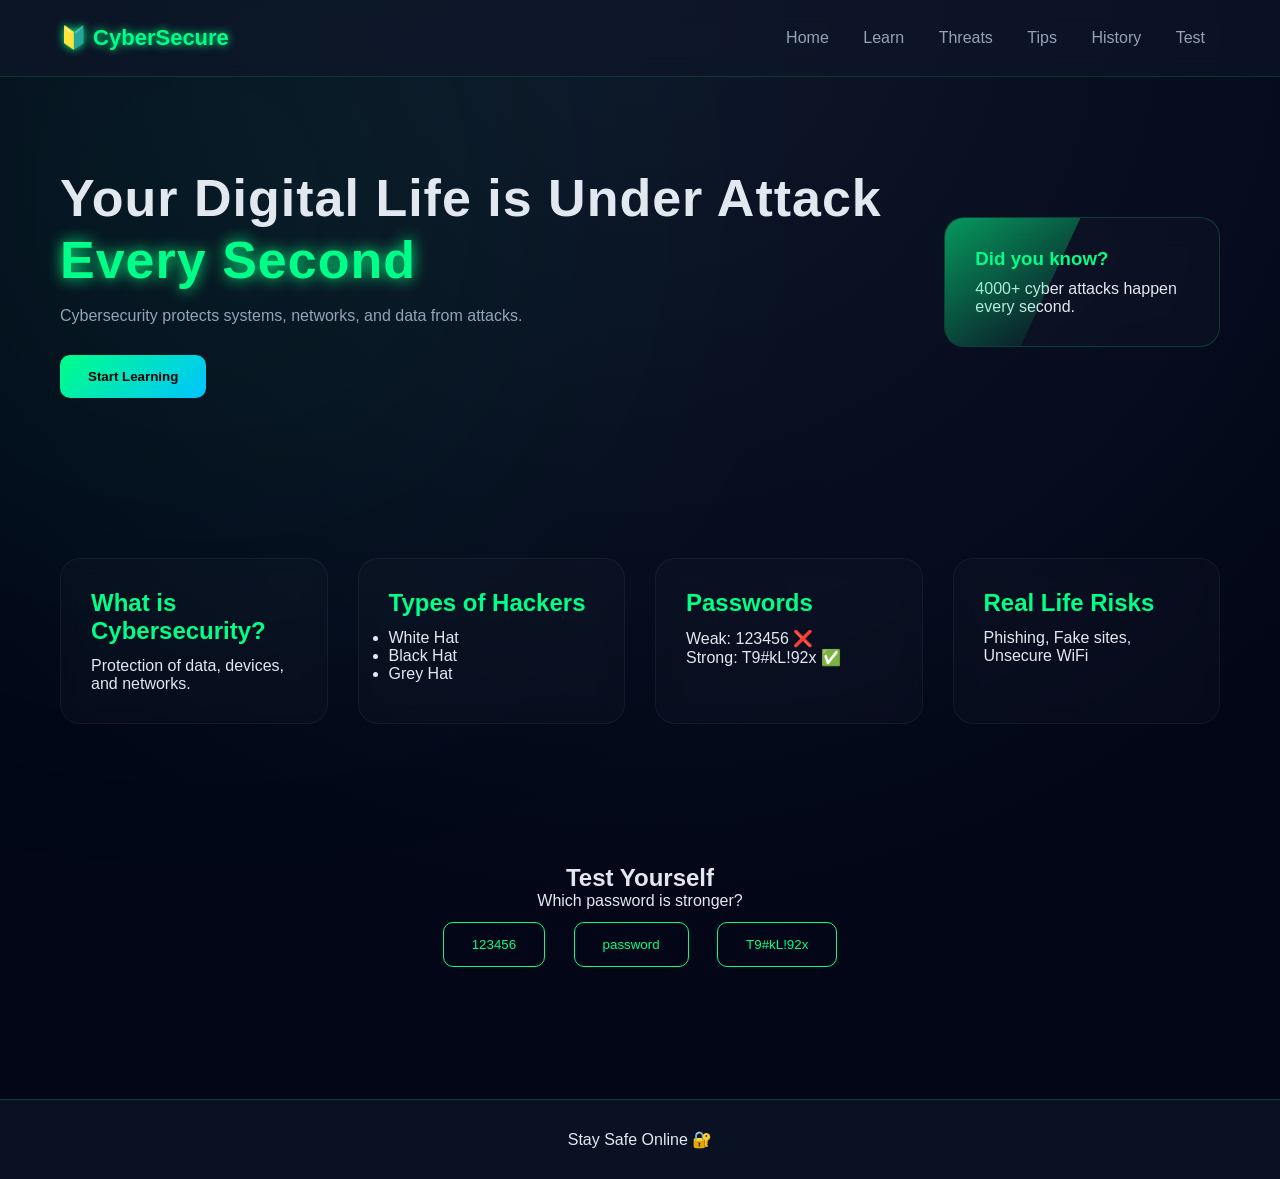
<file: index.html>
<!DOCTYPE html>
<html lang="en">
<head>
  <meta charset="UTF-8">
  <title>devopstask</title>
  <link rel="stylesheet" href="index.css">
</head>
<body>

<header>
  <div class="logo">🔰 CyberSecure</div>
  <nav>
    <a href="./index.html">Home</a>
    <a href="./components/learn/learn.html">Learn</a>
    <a href="./components/threats/threats.html">Threats</a>
    <a href="./components/tips/tips.html">Tips</a>
    <a href="./components/history/history.html">History</a>
    <a href="./components/test/test.html">Test</a>
  </nav>
</header>

<section class="hero">
  <div class="hero-text">
    <h1>Your Digital Life is Under Attack <span>Every Second</span></h1>
    <p>Cybersecurity protects systems, networks, and data from attacks.</p>
    <button>Start Learning</button>
  </div>

  <div class="fun-box">
    <h3>Did you know?</h3>
    <p>4000+ cyber attacks happen every second.</p>
  </div>
</section>

<section class="cards">

  <div class="card">
    <h2>What is Cybersecurity?</h2>
    <p>Protection of data, devices, and networks.</p>
  </div>

  <div class="card">
    <h2>Types of Hackers</h2>
    <ul>
      <li>White Hat</li>
      <li>Black Hat</li>
      <li>Grey Hat</li>
    </ul>
  </div>

  <div class="card">
    <h2>Passwords</h2>
    <p>Weak: 123456 ❌</p>
    <p>Strong: T9#kL!92x ✅</p>
  </div>

  <div class="card">
    <h2>Real Life Risks</h2>
    <p>Phishing, Fake sites, Unsecure WiFi</p>
  </div>

</section>

<section class="quiz">
  <h2>Test Yourself</h2>
  <p>Which password is stronger?</p>

  <div class="options">
    <button onclick="checkAnswer(false)">123456</button>
    <button onclick="checkAnswer(false)">password</button>
    <button onclick="checkAnswer(true)">T9#kL!92x</button>
  </div>

  <p id="result"></p>
</section>

<footer>
  <p>Stay Safe Online 🔐</p>
</footer>

<script src="index.js"></script>
</body>
</html>
</file>
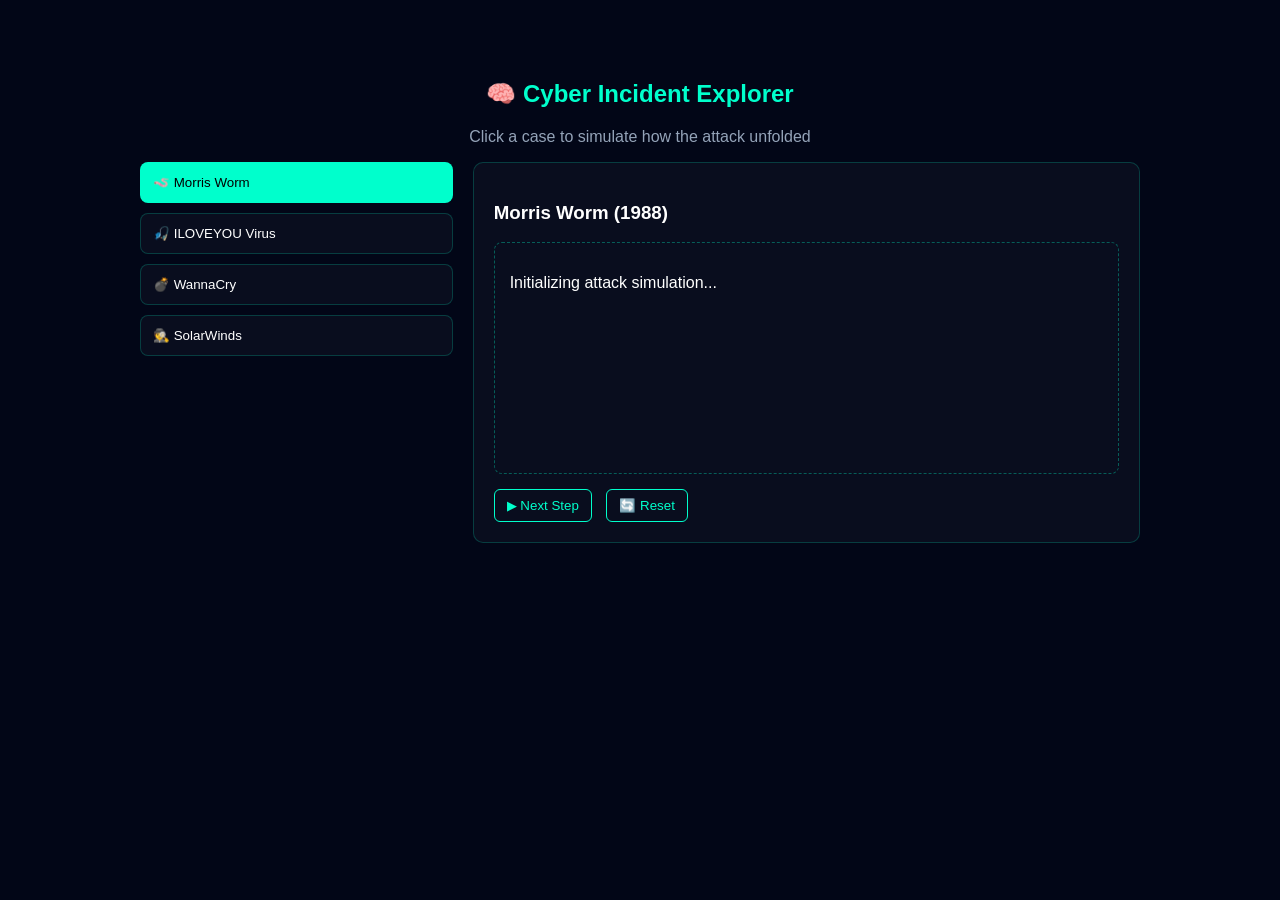
<file: components/history/history.html>
<!DOCTYPE html>
<html lang="en">
<head>
  <meta charset="UTF-8">
  <meta name="viewport" content="width=device-width, initial-scale=1.0">
  <title>Cyber Incident Explorer</title>

  <link rel="stylesheet" href="history.css">
</head>

<body>

<section class="history">

  <h2>🧠 Cyber Incident Explorer</h2>
  <p class="subtitle">Click a case to simulate how the attack unfolded</p>

  <div class="dashboard">

    <!-- LEFT LIST -->
    <div class="list">

      <button class="item active" onclick="openCase(0)">🪱 Morris Worm</button>
      <button class="item" onclick="openCase(1)">🎣 ILOVEYOU Virus</button>
      <button class="item" onclick="openCase(2)">💣 WannaCry</button>
      <button class="item" onclick="openCase(3)">🕵️ SolarWinds</button>

    </div>

    <!-- RIGHT DETAILS -->
    <div class="viewer">

      <h3 id="title">Morris Worm (1988)</h3>

      <div class="stage" id="stage">
        <p>Initializing attack simulation...</p>
      </div>

      <div class="controls">
        <button onclick="nextStep()">▶ Next Step</button>
        <button onclick="resetCase()">🔄 Reset</button>
      </div>

    </div>

  </div>

</section>

<script src="history.js"></script>
</body>
</html>
</file>
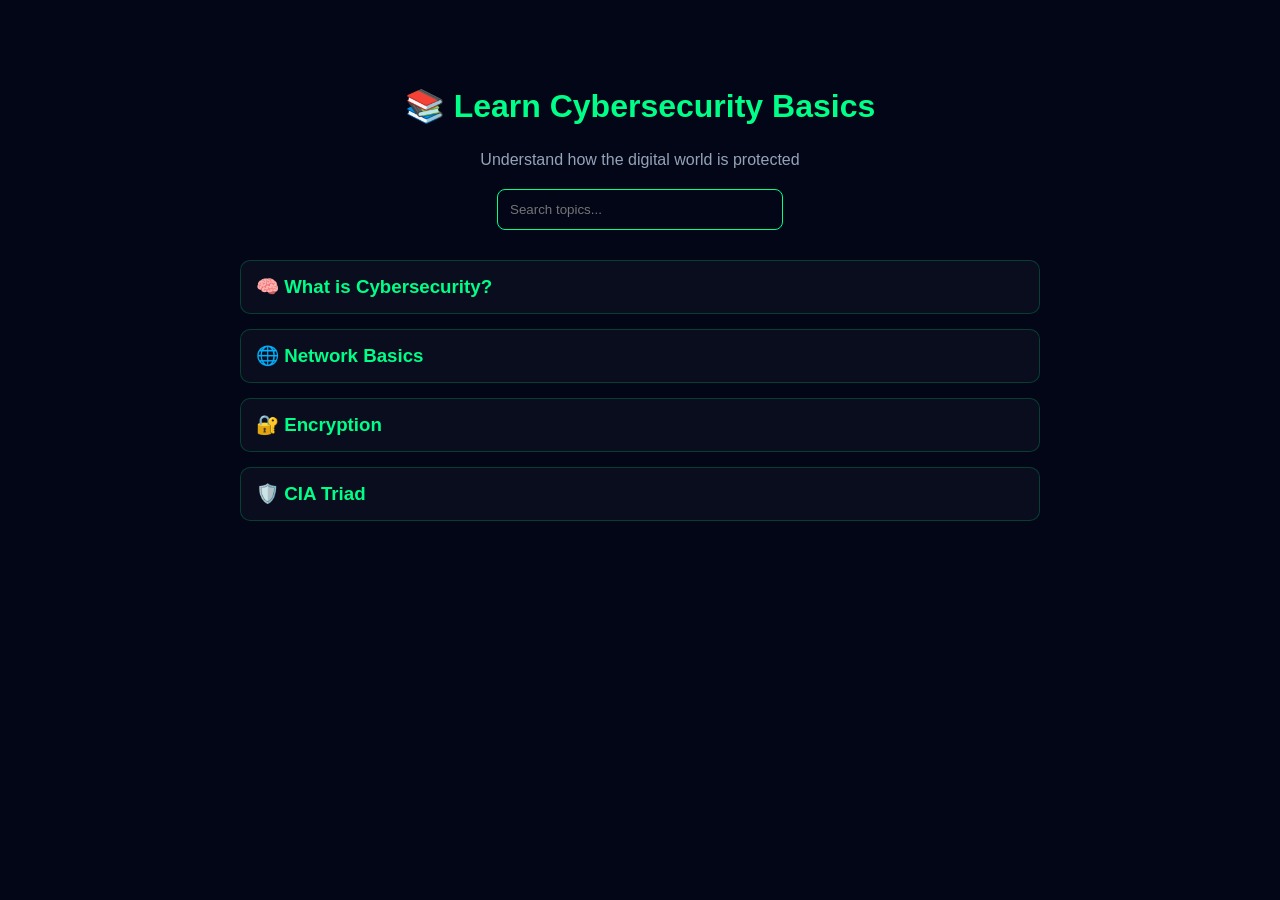
<file: components/learn/learn.html>
<!DOCTYPE html>
<html lang="en">
<head>
  <meta charset="UTF-8">
  <meta name="viewport" content="width=device-width, initial-scale=1.0">
  <title>Learn Cybersecurity</title>

  <link rel="stylesheet" href="learn.css">
</head>

<body>

<section class="learn">

  <h2>📚 Learn Cybersecurity Basics</h2>
  <p class="subtitle">Understand how the digital world is protected</p>

  <input type="text" id="search" placeholder="Search topics...">

  <div class="learn-cards">

    <div class="learn-card">
      <h3 class="title">🧠 What is Cybersecurity?</h3>
      <div class="content">
        <p>Cybersecurity protects systems, networks, and data from attacks.</p>
        <p>Example: Preventing hackers from stealing your password.</p>
      </div>
    </div>

    <div class="learn-card">
      <h3 class="title">🌐 Network Basics</h3>
      <div class="content">
        <p>Internet is a system of connected devices.</p>
        <p>Routers and servers manage communication.</p>
      </div>
    </div>

    <div class="learn-card">
      <h3 class="title">🔐 Encryption</h3>
      <div class="content">
        <p>Encryption hides your data from attackers.</p>
        <p>Example: hello → h3#kL9</p>
      </div>
    </div>

    <div class="learn-card">
      <h3 class="title">🛡️ CIA Triad</h3>
      <div class="content">
        <p><b>Confidentiality:</b> Only authorized users access data.</p>
        <p><b>Integrity:</b> Data remains unchanged.</p>
        <p><b>Availability:</b> Systems stay accessible.</p>
      </div>
    </div>

  </div>

</section>

<script src="learn.js"></script>
</body>
</html>
</file>
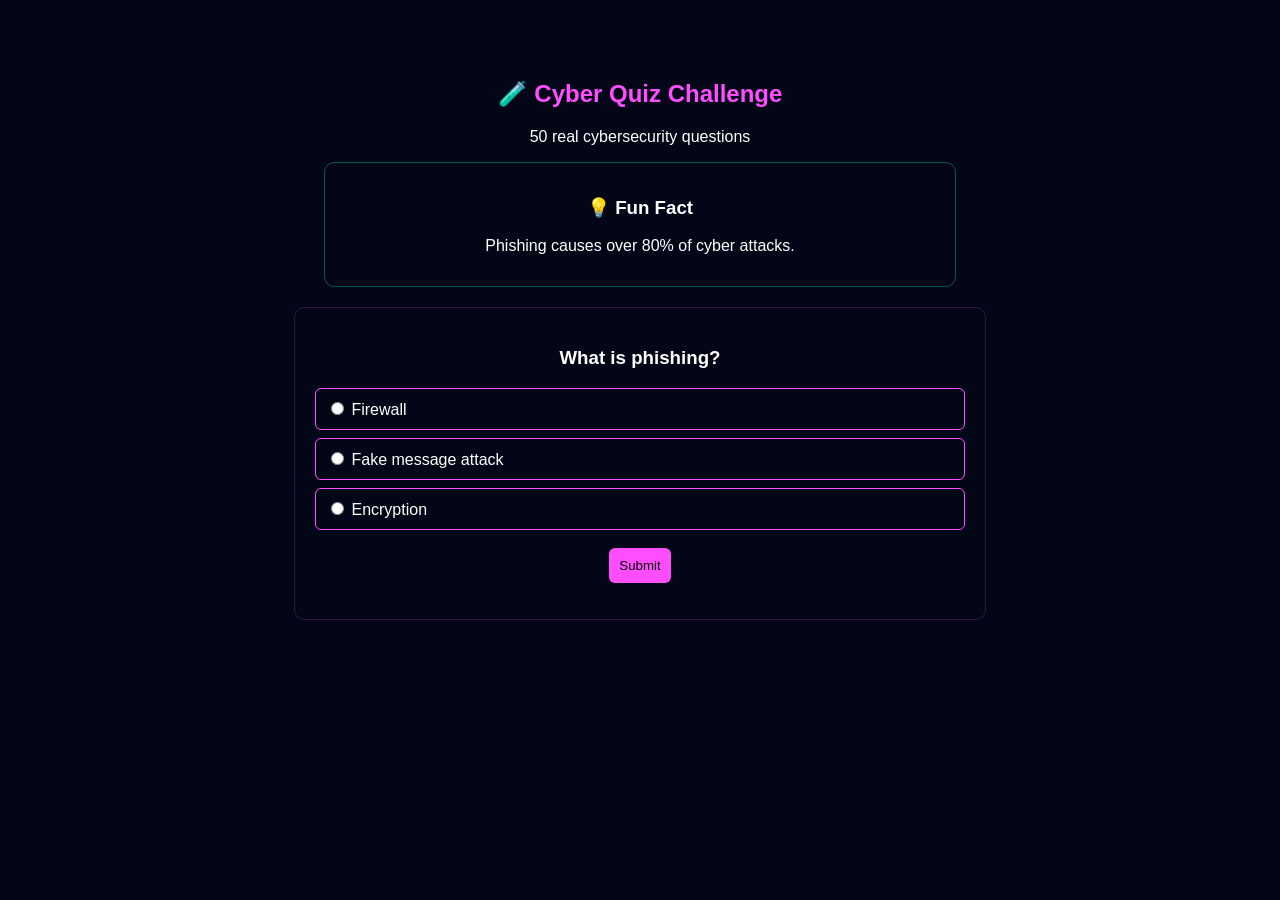
<file: components/test/test.html>
<!DOCTYPE html>
<html lang="en">
<head>
  <meta charset="UTF-8">
  <meta name="viewport" content="width=device-width, initial-scale=1.0">
  <title>Cyber Quiz Challenge</title>
  <link rel="stylesheet" href="test.css">
</head>

<body>

<section class="test">

  <h2>🧪 Cyber Quiz Challenge</h2>
  <p class="subtitle">50 real cybersecurity questions</p>

  <div class="fun-fact">
    <h3>💡 Fun Fact</h3>
    <p id="factText"></p>
  </div>

  <div class="quiz-box">

    <h3 id="question"></h3>

    <div class="options">
      <label><input type="radio" name="opt" value="0"> <span id="o0"></span></label>
      <label><input type="radio" name="opt" value="1"> <span id="o1"></span></label>
      <label><input type="radio" name="opt" value="2"> <span id="o2"></span></label>
    </div>

    <button onclick="submitAnswer()">Submit</button>

    <p id="result"></p>

  </div>

  <div class="score-box" id="scoreBox">
    <h3>📊 Final Result</h3>
    <p id="scoreText"></p>
    <button onclick="restartQuiz()">Restart</button>
  </div>

</section>

<script src="test.js"></script>
</body>
</html>
</file>
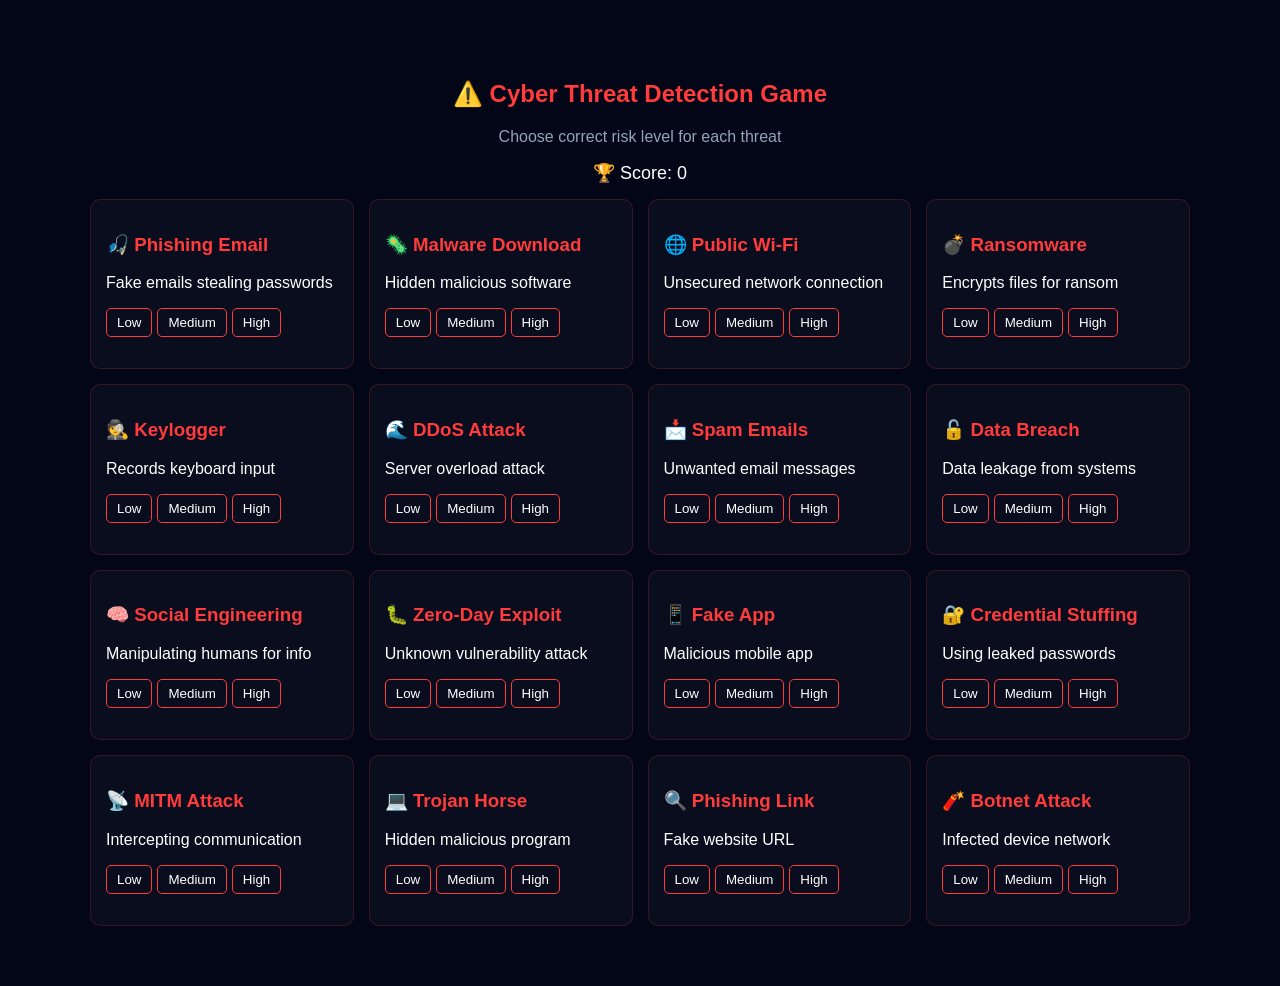
<file: components/threats/threats.html>
<!DOCTYPE html>
<html lang="en">
<head>
  <meta charset="UTF-8">
  <meta name="viewport" content="width=device-width, initial-scale=1.0">
  <title>Cyber Threat Game</title>

  <link rel="stylesheet" href="threats.css">
</head>

<body>

<section class="game">

  <h2>⚠️ Cyber Threat Detection Game</h2>
  <p class="subtitle">Choose correct risk level for each threat</p>

  <div class="score">
    🏆 Score: <span id="score">0</span>
  </div>

  <div class="threats">

    <div class="card" data-answer="high">
      <h3>🎣 Phishing Email</h3>
      <p>Fake emails stealing passwords</p>
      <div class="actions">
        <button onclick="rate(this,'low')">Low</button>
        <button onclick="rate(this,'medium')">Medium</button>
        <button onclick="rate(this,'high')">High</button>
      </div>
      <p class="result"></p>
    </div>

    <div class="card" data-answer="high">
      <h3>🦠 Malware Download</h3>
      <p>Hidden malicious software</p>
      <div class="actions">
        <button onclick="rate(this,'low')">Low</button>
        <button onclick="rate(this,'medium')">Medium</button>
        <button onclick="rate(this,'high')">High</button>
      </div>
      <p class="result"></p>
    </div>

    <div class="card" data-answer="medium">
      <h3>🌐 Public Wi-Fi</h3>
      <p>Unsecured network connection</p>
      <div class="actions">
        <button onclick="rate(this,'low')">Low</button>
        <button onclick="rate(this,'medium')">Medium</button>
        <button onclick="rate(this,'high')">High</button>
      </div>
      <p class="result"></p>
    </div>

    <div class="card" data-answer="high">
      <h3>💣 Ransomware</h3>
      <p>Encrypts files for ransom</p>
      <div class="actions">
        <button onclick="rate(this,'low')">Low</button>
        <button onclick="rate(this,'medium')">Medium</button>
        <button onclick="rate(this,'high')">High</button>
      </div>
      <p class="result"></p>
    </div>

    <div class="card" data-answer="medium">
      <h3>🕵️ Keylogger</h3>
      <p>Records keyboard input</p>
      <div class="actions">
        <button onclick="rate(this,'low')">Low</button>
        <button onclick="rate(this,'medium')">Medium</button>
        <button onclick="rate(this,'high')">High</button>
      </div>
      <p class="result"></p>
    </div>

    <div class="card" data-answer="high">
      <h3>🌊 DDoS Attack</h3>
      <p>Server overload attack</p>
      <div class="actions">
        <button onclick="rate(this,'low')">Low</button>
        <button onclick="rate(this,'medium')">Medium</button>
        <button onclick="rate(this,'high')">High</button>
      </div>
      <p class="result"></p>
    </div>

    <div class="card" data-answer="medium">
      <h3>📩 Spam Emails</h3>
      <p>Unwanted email messages</p>
      <div class="actions">
        <button onclick="rate(this,'low')">Low</button>
        <button onclick="rate(this,'medium')">Medium</button>
        <button onclick="rate(this,'high')">High</button>
      </div>
      <p class="result"></p>
    </div>

    <div class="card" data-answer="high">
      <h3>🔓 Data Breach</h3>
      <p>Data leakage from systems</p>
      <div class="actions">
        <button onclick="rate(this,'low')">Low</button>
        <button onclick="rate(this,'medium')">Medium</button>
        <button onclick="rate(this,'high')">High</button>
      </div>
      <p class="result"></p>
    </div>

    <div class="card" data-answer="medium">
      <h3>🧠 Social Engineering</h3>
      <p>Manipulating humans for info</p>
      <div class="actions">
        <button onclick="rate(this,'low')">Low</button>
        <button onclick="rate(this,'medium')">Medium</button>
        <button onclick="rate(this,'high')">High</button>
      </div>
      <p class="result"></p>
    </div>

    <div class="card" data-answer="high">
      <h3>🐛 Zero-Day Exploit</h3>
      <p>Unknown vulnerability attack</p>
      <div class="actions">
        <button onclick="rate(this,'low')">Low</button>
        <button onclick="rate(this,'medium')">Medium</button>
        <button onclick="rate(this,'high')">High</button>
      </div>
      <p class="result"></p>
    </div>

    <div class="card" data-answer="medium">
      <h3>📱 Fake App</h3>
      <p>Malicious mobile app</p>
      <div class="actions">
        <button onclick="rate(this,'low')">Low</button>
        <button onclick="rate(this,'medium')">Medium</button>
        <button onclick="rate(this,'high')">High</button>
      </div>
      <p class="result"></p>
    </div>

    <div class="card" data-answer="high">
      <h3>🔐 Credential Stuffing</h3>
      <p>Using leaked passwords</p>
      <div class="actions">
        <button onclick="rate(this,'low')">Low</button>
        <button onclick="rate(this,'medium')">Medium</button>
        <button onclick="rate(this,'high')">High</button>
      </div>
      <p class="result"></p>
    </div>

    <div class="card" data-answer="medium">
      <h3>📡 MITM Attack</h3>
      <p>Intercepting communication</p>
      <div class="actions">
        <button onclick="rate(this,'low')">Low</button>
        <button onclick="rate(this,'medium')">Medium</button>
        <button onclick="rate(this,'high')">High</button>
      </div>
      <p class="result"></p>
    </div>

    <div class="card" data-answer="high">
      <h3>💻 Trojan Horse</h3>
      <p>Hidden malicious program</p>
      <div class="actions">
        <button onclick="rate(this,'low')">Low</button>
        <button onclick="rate(this,'medium')">Medium</button>
        <button onclick="rate(this,'high')">High</button>
      </div>
      <p class="result"></p>
    </div>

    <div class="card" data-answer="medium">
      <h3>🔍 Phishing Link</h3>
      <p>Fake website URL</p>
      <div class="actions">
        <button onclick="rate(this,'low')">Low</button>
        <button onclick="rate(this,'medium')">Medium</button>
        <button onclick="rate(this,'high')">High</button>
      </div>
      <p class="result"></p>
    </div>

    <div class="card" data-answer="high">
      <h3>🧨 Botnet Attack</h3>
      <p>Infected device network</p>
      <div class="actions">
        <button onclick="rate(this,'low')">Low</button>
        <button onclick="rate(this,'medium')">Medium</button>
        <button onclick="rate(this,'high')">High</button>
      </div>
      <p class="result"></p>
    </div>

  </div>

</section>

<script src="threats.js"></script>
</body>
</html>
</file>
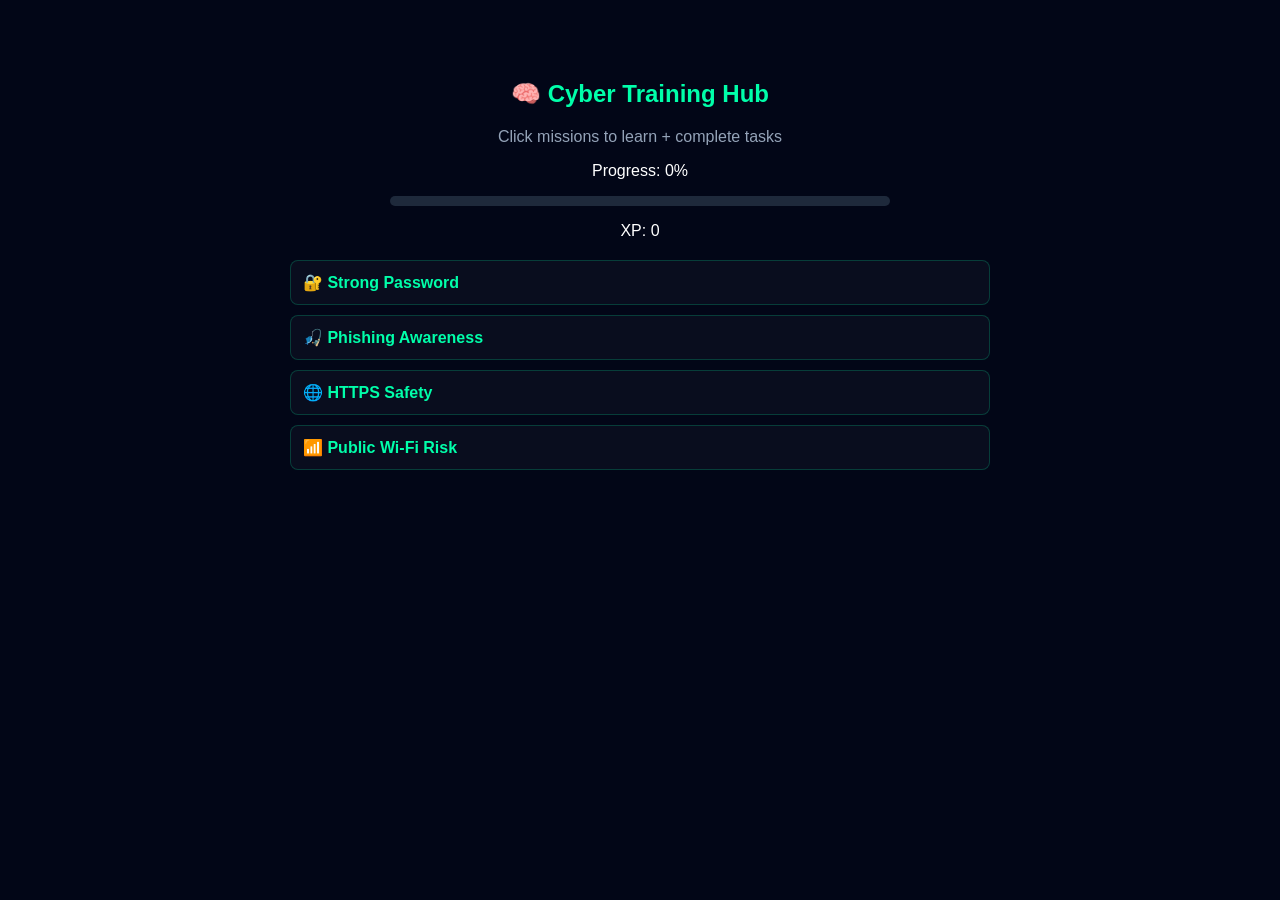
<file: components/tips/tips.html>
<!DOCTYPE html>
<html lang="en">
<head>
  <meta charset="UTF-8">
  <meta name="viewport" content="width=device-width, initial-scale=1.0">
  <title>Cyber Training Hub</title>

  <link rel="stylesheet" href="tips.css">
</head>

<body>

<section class="hub">

  <h2>🧠 Cyber Training Hub</h2>
  <p class="subtitle">Click missions to learn + complete tasks</p>

  <div class="progress-box">
    <p>Progress: <span id="progressText">0%</span></p>
    <div class="bar">
      <div class="fill" id="fill"></div>
    </div>
    <p>XP: <span id="xp">0</span></p>
  </div>

  <div class="missions">

    <!-- MISSION -->
    <div class="mission" onclick="toggleMission(this)">
      <div class="title">🔐 Strong Password</div>
      <div class="content">
        Use at least 12 characters with symbols, numbers and letters.
      </div>
    </div>

    <div class="mission" onclick="toggleMission(this)">
      <div class="title">🎣 Phishing Awareness</div>
      <div class="content">
        Fake emails try to steal your data. Always check sender and links.
      </div>
    </div>

    <div class="mission" onclick="toggleMission(this)">
      <div class="title">🌐 HTTPS Safety</div>
      <div class="content">
        Always check if website uses HTTPS before entering personal data.
      </div>
    </div>

    <div class="mission" onclick="toggleMission(this)">
      <div class="title">📶 Public Wi-Fi Risk</div>
      <div class="content">
        Public Wi-Fi can be dangerous. Avoid logging into bank accounts.
      </div>
    </div>

  </div>

</section>

<script src="tips.js"></script>
</body>
</html>
</file>
<file: index.css>
/* RESET */
* {
  margin: 0;
  padding: 0;
  box-sizing: border-box;
  font-family: 'Segoe UI', sans-serif;
}

body {
  background: radial-gradient(circle at top, #0f172a, #020617 70%);
  color: #e2e8f0;
  overflow-x: hidden;
}

/* BACKGROUND GLOW EFFECT */
body::before {
  content: "";
  position: fixed;
  width: 600px;
  height: 600px;
  background: #00ff88;
  filter: blur(200px);
  opacity: 0.08;
  top: -100px;
  left: -100px;
  z-index: -1;
}

/* HEADER */
header {
  display: flex;
  justify-content: space-between;
  align-items: center;
  padding: 25px 60px;
  background: rgba(15, 23, 42, 0.6);
  backdrop-filter: blur(12px);
  border-bottom: 1px solid rgba(0,255,136,0.15);
}

.logo {
  font-weight: bold;
  font-size: 22px;
  color: #00ff88;
  text-shadow: 0 0 8px #00ff88;
}

/* NAV */
nav a {
  margin: 0 15px;
  text-decoration: none;
  color: #94a3b8;
  position: relative;
  transition: 0.3s;
}

nav a:hover {
  color: #00ff88;
}

nav a::after {
  content: "";
  position: absolute;
  height: 2px;
  width: 0%;
  bottom: -6px;
  left: 0;
  background: linear-gradient(90deg, #00ff88, transparent);
  transition: 0.3s;
}

nav a:hover::after {
  width: 100%;
}

/* HERO */
.hero {
  display: flex;
  justify-content: space-between;
  align-items: center;
  padding: 90px 60px;
  gap: 50px;
}

.hero-text h1 {
  font-size: 52px;
  line-height: 1.2;
  letter-spacing: 1px;
}

.hero-text span {
  color: #00ff88;
  text-shadow: 0 0 15px #00ff88;
}

.hero-text p {
  margin-top: 15px;
  color: #94a3b8;
  max-width: 500px;
}

/* BUTTON */
.hero button {
  margin-top: 30px;
  padding: 14px 28px;
  border-radius: 10px;
  border: none;
  background: linear-gradient(135deg, #00ff88, #00c3ff);
  color: black;
  font-weight: bold;
  cursor: pointer;
  position: relative;
  overflow: hidden;
}

.hero button::before {
  content: "";
  position: absolute;
  width: 0%;
  height: 100%;
  background: rgba(255,255,255,0.2);
  left: 0;
  top: 0;
  transition: 0.4s;
}

.hero button:hover::before {
  width: 100%;
}

.hero button:hover {
  box-shadow: 0 0 25px #00ff88;
  transform: scale(1.05);
}

/* FUN BOX */
.fun-box {
  border-radius: 20px;
  padding: 30px;
  max-width: 320px;
  background: rgba(255,255,255,0.02);
  backdrop-filter: blur(15px);
  border: 1px solid rgba(0,255,136,0.2);
  position: relative;
  overflow: hidden;
}

.fun-box::after {
  content: "";
  position: absolute;
  width: 200%;
  height: 200%;
  background: linear-gradient(120deg, transparent, #00ff88, transparent);
  transform: rotate(25deg);
  top: -150%;
  left: -150%;
  animation: shine 6s infinite linear;
}

@keyframes shine {
  0% { top: -150%; left: -150%; }
  100% { top: 150%; left: 150%; }
}

.fun-box h3 {
  color: #00ff88;
  margin-bottom: 10px;
}

/* CARDS */
.cards {
  display: grid;
  grid-template-columns: repeat(auto-fit, minmax(260px, 1fr));
  gap: 30px;
  padding: 70px 60px;
}

.card {
  padding: 30px;
  border-radius: 20px;
  background: rgba(255,255,255,0.02);
  backdrop-filter: blur(10px);
  border: 1px solid rgba(255,255,255,0.05);
  transition: 0.4s;
  position: relative;
}

.card::before {
  content: "";
  position: absolute;
  inset: 0;
  border-radius: 20px;
  padding: 1px;
  background: linear-gradient(135deg, transparent, #00ff88, transparent);
  -webkit-mask: linear-gradient(#000 0 0) content-box, linear-gradient(#000 0 0);
  -webkit-mask-composite: xor;
  opacity: 0;
  transition: 0.4s;
}

.card:hover::before {
  opacity: 1;
}

.card:hover {
  transform: translateY(-10px) scale(1.02);
  box-shadow: 0 0 30px rgba(0,255,136,0.15);
}

.card h2 {
  color: #00ff88;
  margin-bottom: 12px;
}

/* QUIZ */
.quiz {
  padding: 70px;
  text-align: center;
}

.options button {
  margin: 12px;
  padding: 14px 28px;
  border-radius: 10px;
  border: 1px solid #00ff88;
  background: transparent;
  color: #00ff88;
  cursor: pointer;
  transition: 0.3s;
}

.options button:hover {
  background: #00ff88;
  color: black;
  transform: scale(1.05);
  box-shadow: 0 0 20px #00ff88;
}

/* FOOTER */
footer {
  text-align: center;
  padding: 30px;
  margin-top: 50px;
  background: rgba(15, 23, 42, 0.7);
  border-top: 1px solid rgba(0,255,136,0.2);
}

/* RESPONSIVE */
@media(max-width: 900px) {
  .hero {
    flex-direction: column;
    text-align: center;
  }
}
/* =========================
   TABLET (1024px ↓)
========================= */
@media (max-width: 1024px) {

  header {
    padding: 20px 30px;
  }

  .hero {
    padding: 60px 30px;
    gap: 30px;
  }

  .hero-text h1 {
    font-size: 40px;
  }

  .cards {
    padding: 50px 30px;
  }
}


/* =========================
   MOBILE (768px ↓)
========================= */
@media (max-width: 768px) {

  /* HEADER */
  header {
    flex-direction: column;
    gap: 15px;
  }

  nav {
    display: flex;
    flex-wrap: wrap;
    justify-content: center;
  }

  nav a {
    margin: 8px;
  }

  /* HERO */
  .hero {
    flex-direction: column;
    text-align: center;
    padding: 50px 20px;
  }

  .hero-text h1 {
    font-size: 32px;
  }

  .hero-text p {
    margin: 10px auto;
  }

  .fun-box {
    margin-top: 20px;
    max-width: 100%;
  }

  /* CARDS */
  .cards {
    grid-template-columns: 1fr;
    padding: 40px 20px;
  }

  /* QUIZ */
  .quiz {
    padding: 40px 20px;
  }

  .options button {
    width: 100%;
    max-width: 250px;
  }
}


/* =========================
   SMALL MOBILE (480px ↓)
========================= */
@media (max-width: 480px) {

  .hero-text h1 {
    font-size: 26px;
  }

  .hero button {
    width: 100%;
  }

  .logo {
    font-size: 18px;
  }

  nav a {
    font-size: 14px;
  }
}


/* =========================
   LARGE SCREENS (1400px ↑)
========================= */
@media (min-width: 1400px) {

  .hero {
    padding: 120px 120px;
  }

  .cards {
    padding: 100px 120px;
  }

  .hero-text h1 {
    font-size: 60px;
  }
}
</file>
<file: components/history/history.css>
body {
  background: #020617;
  color: white;
  font-family: Arial;
  margin: 0;
}

.history {
  padding: 60px 20px;
  text-align: center;
}

h2 {
  color: #00ffcc;
}

.subtitle {
  color: #94a3b8;
}

/* DASHBOARD */
.dashboard {
  display: flex;
  max-width: 1000px;
  margin: auto;
  gap: 20px;
}

/* LIST */
.list {
  flex: 1;
  display: flex;
  flex-direction: column;
  gap: 10px;
}

.item {
  background: rgba(255,255,255,0.03);
  border: 1px solid #00ffcc33;
  color: white;
  padding: 12px;
  cursor: pointer;
  text-align: left;
  border-radius: 8px;
  transition: 0.3s;
}

.item:hover {
  border-color: #00ffcc;
}

.item.active {
  background: #00ffcc;
  color: black;
}

/* VIEWER */
.viewer {
  flex: 2;
  background: rgba(255,255,255,0.03);
  border: 1px solid #00ffcc33;
  border-radius: 10px;
  padding: 20px;
  text-align: left;
}

.stage {
  min-height: 200px;
  margin-top: 15px;
  padding: 15px;
  border: 1px dashed #00ffcc55;
  border-radius: 8px;
}

/* BUTTONS */
.controls {
  margin-top: 15px;
}

.controls button {
  background: transparent;
  border: 1px solid #00ffcc;
  color: #00ffcc;
  padding: 8px 12px;
  margin-right: 10px;
  cursor: pointer;
  border-radius: 6px;
}

.controls button:hover {
  background: #00ffcc;
  color: black;
}

/* RESPONSIVE */
@media (max-width: 800px) {
  .dashboard {
    flex-direction: column;
  }
}
</file>
<file: components/learn/learn.css>
body {
  background: #020617;
  color: white;
  font-family: Arial, sans-serif;
  margin: 0;
}

/* SECTION */
.learn {
  padding: 60px 20px;
  text-align: center;
}

.learn h2 {
  color: #00ff88;
  font-size: 32px;
}

.subtitle {
  color: #94a3b8;
  margin-bottom: 20px;
}

/* SEARCH */
#search {
  padding: 12px;
  width: 260px;
  border-radius: 8px;
  border: 1px solid #00ff88;
  background: transparent;
  color: white;
  margin-bottom: 30px;
  outline: none;
}

/* CARDS */
.learn-cards {
  max-width: 800px;
  margin: auto;
  display: grid;
  gap: 15px;
}

.learn-card {
  background: rgba(255,255,255,0.03);
  border: 1px solid rgba(0,255,136,0.2);
  border-radius: 10px;
  padding: 15px;
  transition: 0.3s;
  text-align: left;
}

.learn-card:hover {
  border-color: #00ff88;
  box-shadow: 0 0 15px rgba(0,255,136,0.2);
}

.learn-card .title {
  cursor: pointer;
  color: #00ff88;
  margin: 0;
}

/* ACCORDION */
.content {
  max-height: 0;
  overflow: hidden;
  transition: max-height 0.4s ease;
}

.learn-card.active .content {
  margin-top: 10px;
}

/* RESPONSIVE */
@media (max-width: 600px) {
  #search {
    width: 100%;
  }
}
</file>
<file: components/test/test.css>
body {
  background: #020617;
  color: white;
  font-family: Arial;
  margin: 0;
}

.test {
  padding: 60px 20px;
  text-align: center;
}

h2 {
  color: #ff4dff;
}

.fun-fact {
  max-width: 600px;
  margin: auto;
  padding: 15px;
  border: 1px solid #00ffaa55;
  border-radius: 10px;
  margin-bottom: 20px;
}

.quiz-box {
  max-width: 650px;
  margin: auto;
  padding: 20px;
  border: 1px solid #ff4dff33;
  border-radius: 10px;
}

.options {
  text-align: left;
}

label {
  display: block;
  padding: 10px;
  border: 1px solid #ff4dff;
  margin: 8px 0;
  border-radius: 6px;
  cursor: pointer;
}

button {
  margin-top: 10px;
  padding: 10px;
  background: #ff4dff;
  border: none;
  cursor: pointer;
  border-radius: 6px;
}

.score-box {
  display: none;
  margin-top: 20px;
}
</file>
<file: components/threats/threats.css>
body {
  background: #020617;
  color: white;
  font-family: Arial;
  margin: 0;
}

.game {
  padding: 60px 20px;
  text-align: center;
}

h2 {
  color: #ff3b3b;
}

.subtitle {
  color: #94a3b8;
}

.score {
  margin: 15px;
  font-size: 18px;
}

.threats {
  max-width: 1100px;
  margin: auto;
  display: grid;
  grid-template-columns: repeat(auto-fit, minmax(240px, 1fr));
  gap: 15px;
}

.card {
  background: rgba(255,255,255,0.03);
  border: 1px solid rgba(255,59,59,0.2);
  padding: 15px;
  border-radius: 10px;
  text-align: left;
}

.card h3 {
  color: #ff3b3b;
}

.actions {
  margin-top: 10px;
  display: flex;
  gap: 5px;
  flex-wrap: wrap;
}

.actions button {
  padding: 6px 10px;
  cursor: pointer;
  border-radius: 5px;
  border: 1px solid #ff3b3b;
  background: transparent;
  color: white;
}

.actions button:hover {
  background: #ff3b3b;
  color: black;
}

.result {
  margin-top: 8px;
  font-weight: bold;
}

.locked {
  opacity: 0.6;
  pointer-events: none;
}
</file>
<file: components/tips/tips.css>
body {
  background: #020617;
  color: white;
  font-family: Arial;
  margin: 0;
}

.hub {
  padding: 60px 20px;
  text-align: center;
}

h2 {
  color: #00ffaa;
}

.subtitle {
  color: #94a3b8;
}

/* PROGRESS */
.progress-box {
  max-width: 500px;
  margin: auto;
  margin-bottom: 20px;
}

.bar {
  width: 100%;
  height: 10px;
  background: #1e293b;
  border-radius: 10px;
  overflow: hidden;
}

.fill {
  height: 100%;
  width: 0%;
  background: #00ffaa;
  transition: 0.4s;
}

/* MISSION */
.missions {
  max-width: 700px;
  margin: auto;
  display: grid;
  gap: 10px;
}

.mission {
  background: rgba(255,255,255,0.03);
  border: 1px solid #00ffaa33;
  border-radius: 8px;
  padding: 12px;
  cursor: pointer;
  text-align: left;
  transition: 0.3s;
}

.mission:hover {
  border-color: #00ffaa;
}

.title {
  font-weight: bold;
  color: #00ffaa;
}

/* HIDDEN CONTENT */
.content {
  max-height: 0;
  overflow: hidden;
  transition: max-height 0.4s ease;
  color: #94a3b8;
  margin-top: 0;
}

.mission.active .content {
  margin-top: 8px;
}

/* DONE STATE */
.mission.done {
  border-color: #00ffaa;
  background: rgba(0,255,170,0.08);
}
</file>
